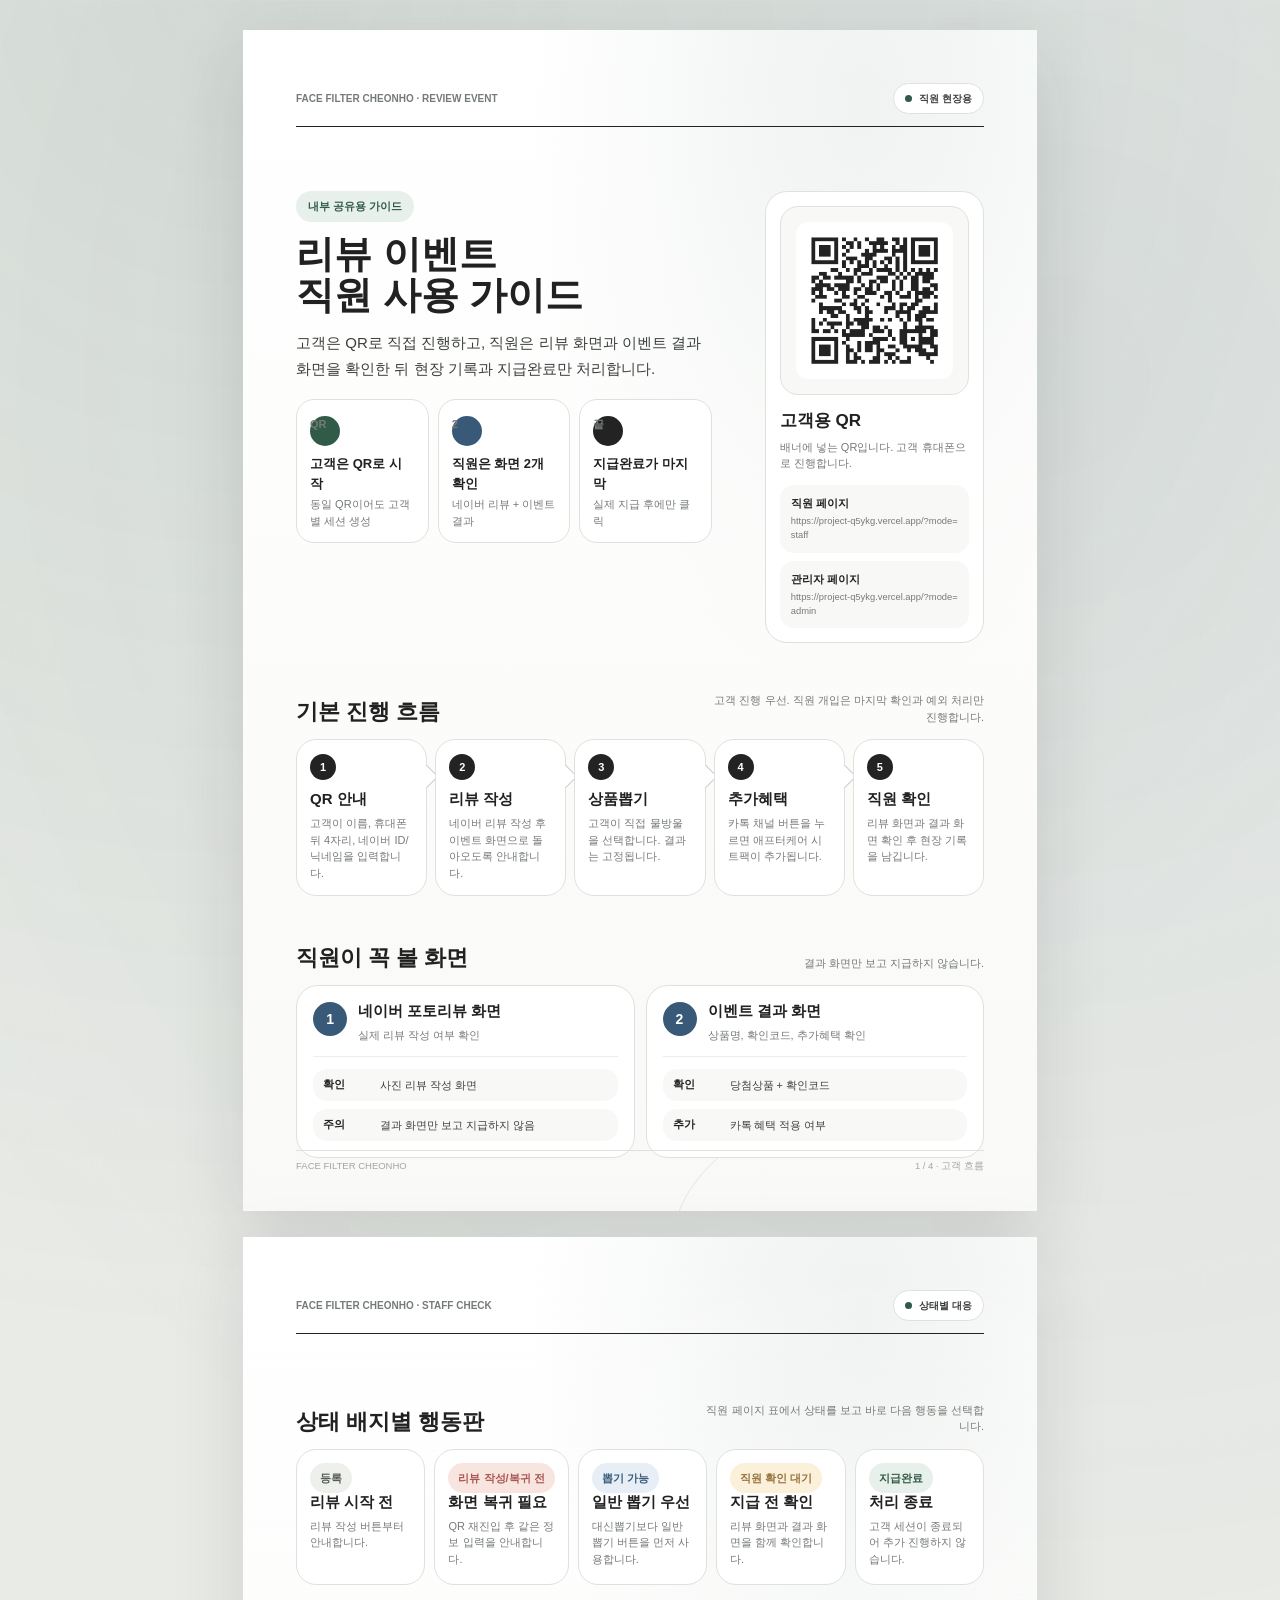
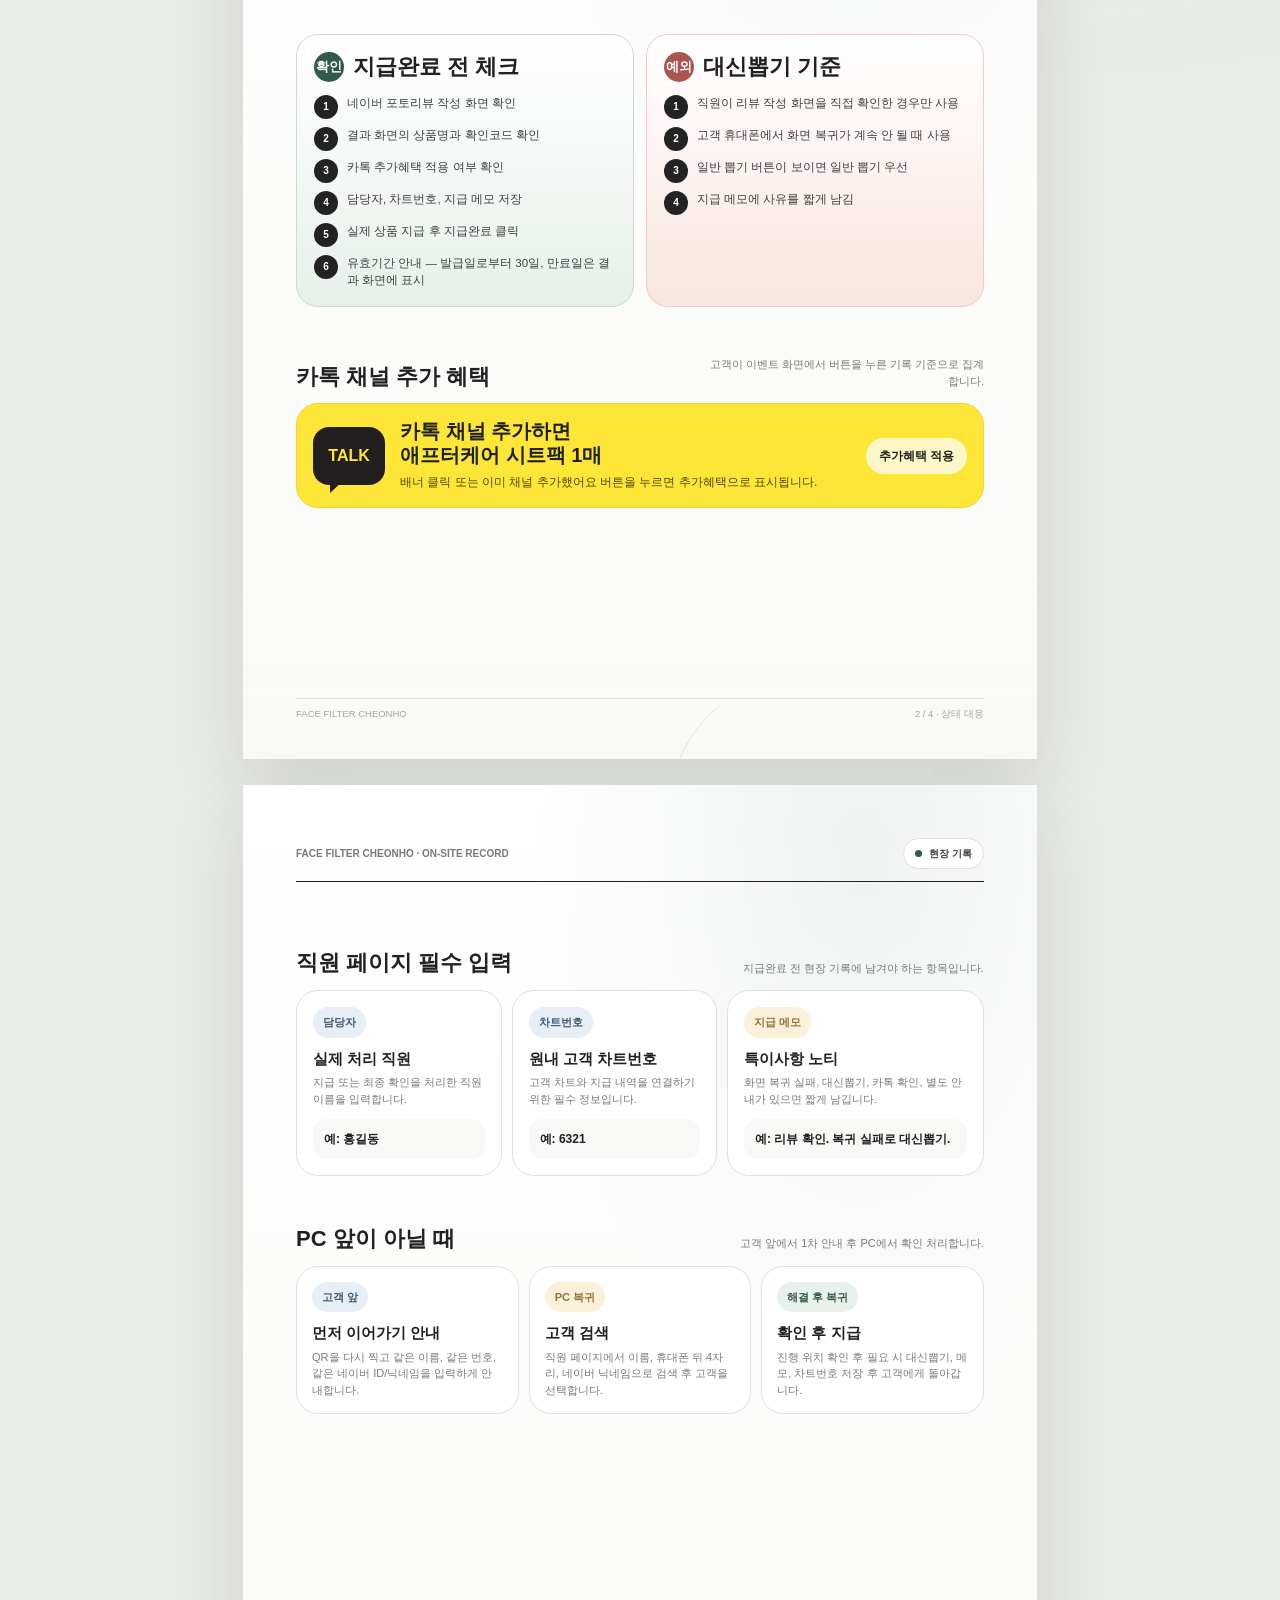
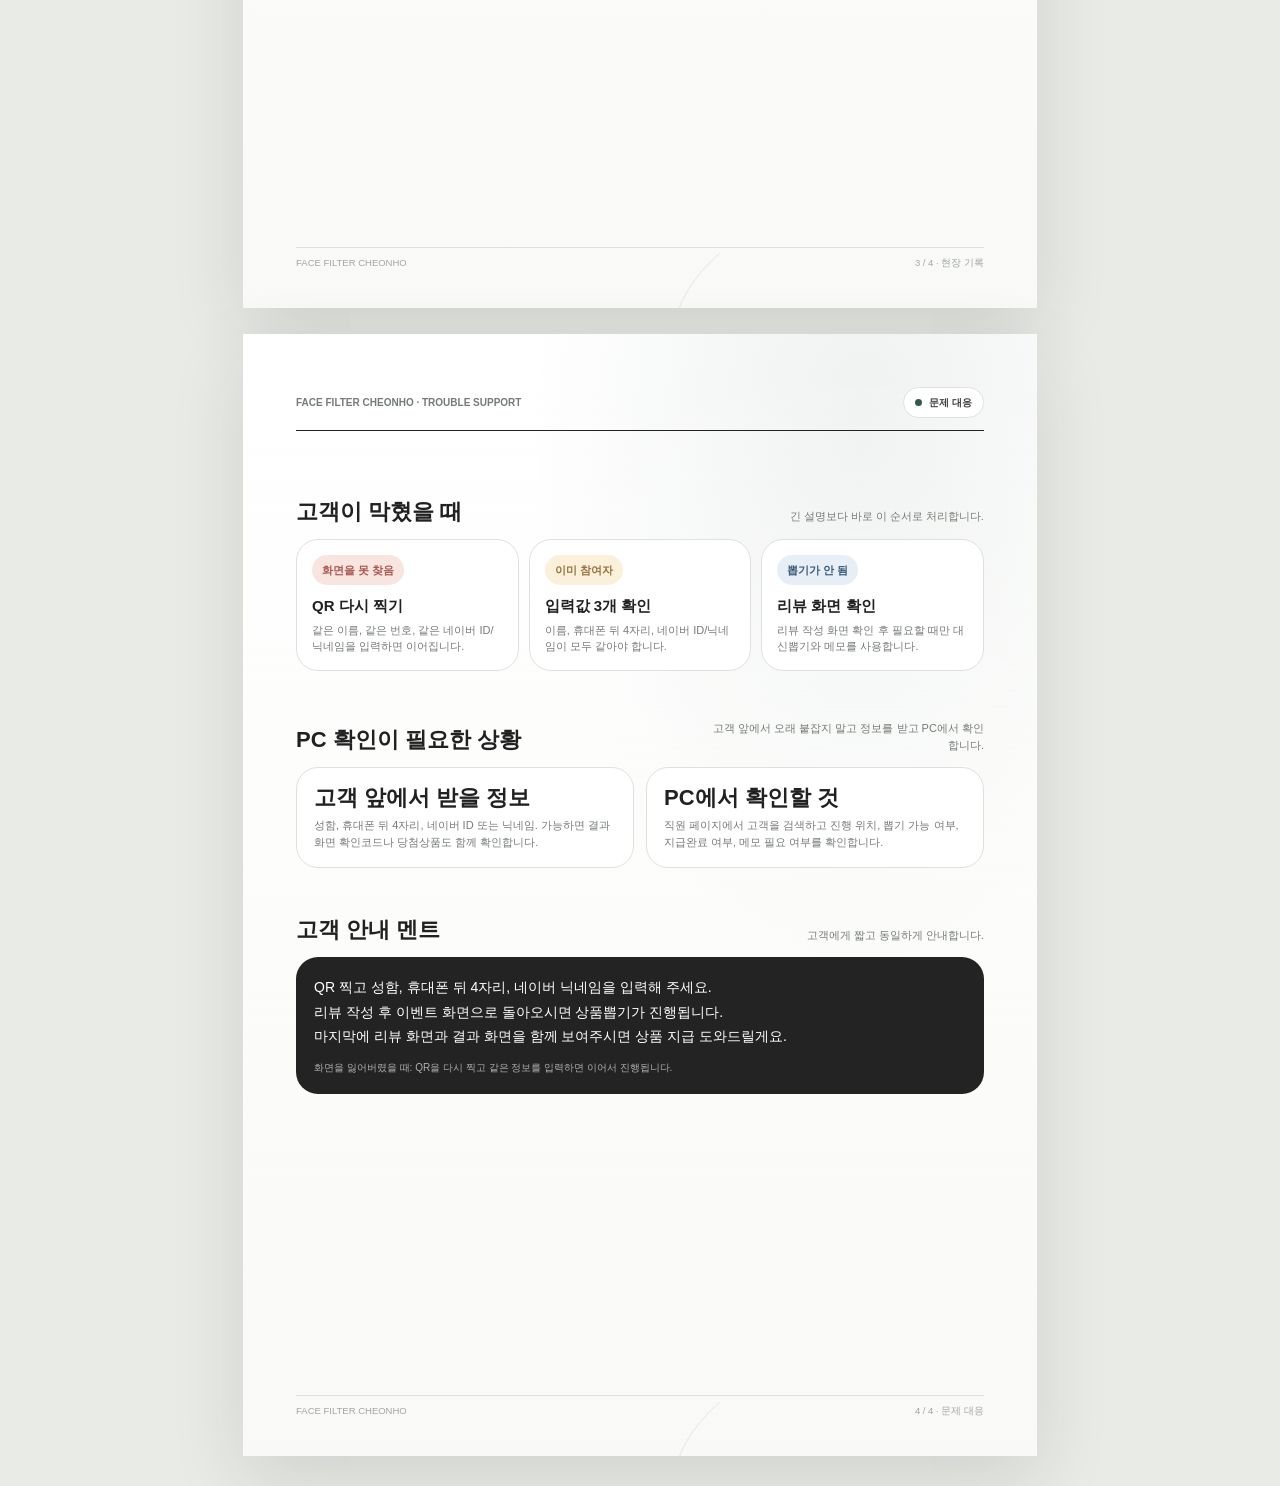
<file: STAFF_GUIDE_PRINT.html>
<!doctype html>
<html lang="ko">
<head>
  <meta charset="utf-8">
  <meta name="viewport" content="width=device-width, initial-scale=1">
  <title>페이스필터 천호점 리뷰 이벤트 직원 가이드</title>
  <style>
    @page {
      size: A4;
      margin: 0;
    }

    :root {
      color-scheme: light;
      --ink: #202120;
      --ink-2: #3c403d;
      --muted: #757b76;
      --quiet: #a1a7a2;
      --line: #dfe2dc;
      --paper: #ffffff;
      --ground: #f3f4f1;
      --panel: #f8f9f6;
      --black: #232323;
      --green: #315b49;
      --green-soft: #e8f0eb;
      --blue: #385a78;
      --blue-soft: #e7eef5;
      --amber: #96723b;
      --amber-soft: #fbf0da;
      --rose: #a95650;
      --rose-soft: #f8e5e0;
      --kakao: #fee638;
      --shadow: 0 24px 70px rgba(30, 32, 30, 0.12);
    }

    * {
      box-sizing: border-box;
    }

    html {
      background: #e9ebe7;
    }

    body {
      margin: 0;
      color: var(--ink);
      background:
        radial-gradient(circle at 18% 0%, rgba(49, 91, 73, 0.1), transparent 28%),
        radial-gradient(circle at 82% 8%, rgba(56, 90, 120, 0.08), transparent 30%),
        #e9ebe7;
      font-family: "Pretendard", "Apple SD Gothic Neo", "Malgun Gothic", Arial, sans-serif;
      font-size: 13px;
      line-height: 1.5;
      letter-spacing: 0;
      -webkit-font-smoothing: antialiased;
    }

    h1,
    h2,
    h3,
    p {
      margin: 0;
    }

    .deck {
      display: grid;
      gap: 26px;
      padding: 30px 0;
    }

    .page {
      position: relative;
      overflow: hidden;
      width: 210mm;
      min-height: 297mm;
      margin: 0 auto;
      padding: 14mm;
      background: var(--paper);
      box-shadow: var(--shadow);
    }

    .page::before {
      content: "";
      position: absolute;
      inset: 0;
      background:
        linear-gradient(180deg, rgba(255,255,255,0) 0%, rgba(248,249,246,0.86) 100%),
        radial-gradient(ellipse at 78% 7%, rgba(49,91,73,0.08), transparent 38%);
      pointer-events: none;
    }

    .page::after {
      content: "";
      position: absolute;
      right: -36mm;
      bottom: -43mm;
      width: 132mm;
      height: 76mm;
      border: 1px solid rgba(32, 33, 32, 0.08);
      border-top-color: transparent;
      border-radius: 50%;
      transform: rotate(-5deg);
      pointer-events: none;
    }

    .page > * {
      position: relative;
      z-index: 1;
    }

    .topbar {
      display: flex;
      justify-content: space-between;
      align-items: center;
      gap: 16px;
      padding-bottom: 12px;
      border-bottom: 1px solid var(--black);
    }

    .brand {
      color: var(--muted);
      font-size: 10px;
      font-weight: 900;
    }

    .label {
      display: inline-flex;
      align-items: center;
      gap: 7px;
      padding: 7px 11px;
      border: 1px solid var(--line);
      border-radius: 999px;
      background: #fff;
      color: var(--ink-2);
      font-size: 10px;
      font-weight: 900;
    }

    .label::before {
      content: "";
      width: 7px;
      height: 7px;
      border-radius: 999px;
      background: var(--green);
    }

    .hero {
      display: grid;
      grid-template-columns: 1fr 58mm;
      gap: 14mm;
      align-items: start;
      margin-top: 17mm;
    }

    .eyebrow {
      display: inline-flex;
      align-items: center;
      min-height: 30px;
      padding: 7px 12px;
      border-radius: 999px;
      background: var(--green-soft);
      color: var(--green);
      font-size: 11px;
      font-weight: 900;
    }

    h1 {
      margin-top: 12px;
      font-size: 38px;
      line-height: 1.08;
      font-weight: 900;
    }

    .lead {
      max-width: 122mm;
      margin-top: 14px;
      color: var(--ink-2);
      font-size: 15px;
      line-height: 1.72;
    }

    .key-message {
      display: grid;
      grid-template-columns: repeat(3, 1fr);
      gap: 9px;
      margin-top: 18px;
    }

    .key-card {
      min-height: 84px;
      padding: 13px;
      border: 1px solid var(--line);
      border-radius: 18px;
      background: #fff;
    }

    .key-card strong {
      display: block;
      margin-top: 8px;
      font-size: 13px;
    }

    .key-card span {
      display: block;
      margin-top: 3px;
      color: var(--muted);
      font-size: 11px;
    }

    .icon {
      display: inline-grid;
      width: 30px;
      height: 30px;
      place-items: center;
      border-radius: 999px;
      background: var(--black);
      color: #fff;
      font-size: 13px;
      font-weight: 900;
    }

    .icon.green {
      background: var(--green);
    }

    .icon.blue {
      background: var(--blue);
    }

    .icon.amber {
      background: var(--amber);
    }

    .icon.rose {
      background: var(--rose);
    }

    .qr-panel {
      padding: 14px;
      border: 1px solid var(--line);
      border-radius: 22px;
      background: #fff;
    }

    .qr-box {
      display: grid;
      place-items: center;
      aspect-ratio: 1;
      border: 1px solid var(--line);
      border-radius: 18px;
      background: var(--panel);
    }

    .qr-box img {
      width: 84%;
      height: 84%;
      object-fit: contain;
      border-radius: 12px;
    }

    .qr-panel h3 {
      margin-top: 13px;
      font-size: 17px;
    }

    .qr-panel p {
      margin-top: 5px;
      color: var(--muted);
      font-size: 11px;
    }

    .link-list {
      display: grid;
      gap: 8px;
      margin-top: 13px;
    }

    .link-card {
      padding: 10px 11px;
      border-radius: 14px;
      background: var(--panel);
    }

    .link-card strong {
      display: block;
      margin-bottom: 3px;
      font-size: 11px;
    }

    .link-card span {
      display: block;
      color: var(--muted);
      font-size: 9.4px;
      word-break: break-all;
    }

    .section {
      margin-top: 13mm;
    }

    .section-head {
      display: flex;
      align-items: end;
      justify-content: space-between;
      gap: 16px;
      margin-bottom: 14px;
    }

    h2 {
      font-size: 22px;
      line-height: 1.18;
      font-weight: 900;
    }

    .section-head p {
      max-width: 74mm;
      color: var(--muted);
      font-size: 11px;
      text-align: right;
    }

    .flow {
      display: grid;
      grid-template-columns: repeat(5, 1fr);
      gap: 8px;
    }

    .flow-card {
      position: relative;
      min-height: 128px;
      padding: 14px 13px;
      border: 1px solid var(--line);
      border-radius: 20px;
      background: #fff;
    }

    .flow-card:not(:last-child)::after {
      content: "";
      position: absolute;
      top: 28px;
      right: -9px;
      width: 16px;
      height: 16px;
      border-top: 1px solid #c9cec7;
      border-right: 1px solid #c9cec7;
      background: #fff;
      transform: rotate(45deg);
    }

    .step-num {
      display: inline-grid;
      width: 26px;
      height: 26px;
      place-items: center;
      margin-bottom: 10px;
      border-radius: 999px;
      background: var(--black);
      color: #fff;
      font-size: 11px;
      font-weight: 900;
    }

    .flow-card h3,
    .check-card h3,
    .status-card h3,
    .case-card h3,
    .field-card h3 {
      font-size: 15px;
      line-height: 1.25;
      font-weight: 900;
    }

    .flow-card p,
    .check-card p,
    .status-card p,
    .case-card p,
    .field-card p,
    .note-card p {
      margin-top: 6px;
      color: var(--muted);
      font-size: 11px;
    }

    .check-grid {
      display: grid;
      grid-template-columns: 1fr 1fr;
      gap: 11px;
    }

    .check-card {
      padding: 16px;
      border: 1px solid var(--line);
      border-radius: 22px;
      background: #fff;
    }

    .check-head {
      display: grid;
      grid-template-columns: 34px 1fr;
      gap: 11px;
      align-items: start;
      padding-bottom: 12px;
      border-bottom: 1px solid #eceee9;
    }

    .check-num {
      display: inline-grid;
      width: 34px;
      height: 34px;
      place-items: center;
      border-radius: 999px;
      background: var(--blue);
      color: #fff;
      font-size: 14px;
      font-weight: 900;
    }

    .check-list {
      display: grid;
      gap: 8px;
      margin-top: 12px;
    }

    .check-row {
      display: grid;
      grid-template-columns: 48px 1fr;
      gap: 9px;
      align-items: center;
      min-height: 32px;
      padding: 8px 10px;
      border-radius: 14px;
      background: var(--panel);
    }

    .check-row b {
      font-size: 10.5px;
      font-weight: 900;
    }

    .check-row span {
      color: var(--ink-2);
      font-size: 10.8px;
    }

    .status-grid {
      display: grid;
      grid-template-columns: repeat(5, 1fr);
      gap: 9px;
    }

    .status-card {
      min-height: 136px;
      padding: 13px;
      border: 1px solid var(--line);
      border-radius: 20px;
      background: #fff;
    }

    .badge {
      display: inline-flex;
      align-items: center;
      min-height: 30px;
      padding: 7px 10px;
      border-radius: 999px;
      font-size: 11px;
      font-weight: 900;
      white-space: nowrap;
    }

    .muted {
      background: #edf0eb;
      color: #555b56;
    }

    .green-soft {
      background: var(--green-soft);
      color: var(--green);
    }

    .blue-soft {
      background: var(--blue-soft);
      color: var(--blue);
    }

    .amber-soft {
      background: var(--amber-soft);
      color: var(--amber);
    }

    .rose-soft {
      background: var(--rose-soft);
      color: var(--rose);
    }

    .matrix {
      display: grid;
      grid-template-columns: 1fr 1fr;
      gap: 12px;
    }

    .note-card {
      padding: 17px;
      border: 1px solid var(--line);
      border-radius: 22px;
      background: #fff;
    }

    .note-card.good {
      border-color: #c9dccf;
      background: linear-gradient(180deg, #fff 0%, var(--green-soft) 100%);
    }

    .note-card.warn {
      border-color: #edcec6;
      background: linear-gradient(180deg, #fff 0%, var(--rose-soft) 100%);
    }

    .note-title {
      display: flex;
      gap: 9px;
      align-items: center;
      margin-bottom: 13px;
    }

    .task-list {
      display: grid;
      gap: 8px;
      margin: 0;
      padding: 0;
      list-style: none;
    }

    .task-list li {
      display: grid;
      grid-template-columns: 24px 1fr;
      gap: 9px;
      color: var(--ink-2);
      font-size: 11.5px;
    }

    .mark {
      display: inline-grid;
      width: 24px;
      height: 24px;
      place-items: center;
      border-radius: 999px;
      background: var(--black);
      color: #fff;
      font-size: 10px;
      font-weight: 900;
    }

    .kakao {
      display: grid;
      grid-template-columns: 72px 1fr auto;
      gap: 15px;
      align-items: center;
      padding: 16px;
      border: 1px solid #ebd42b;
      border-radius: 22px;
      background: var(--kakao);
    }

    .talk {
      display: grid;
      position: relative;
      width: 72px;
      height: 58px;
      place-items: center;
      border-radius: 16px;
      background: #231f20;
      color: var(--kakao);
      font-size: 16px;
      font-weight: 900;
    }

    .talk::after {
      content: "";
      position: absolute;
      left: 17px;
      bottom: -8px;
      border-top: 12px solid #231f20;
      border-right: 13px solid transparent;
    }

    .kakao strong {
      display: block;
      font-size: 20px;
      line-height: 1.17;
      font-weight: 900;
    }

    .kakao span {
      display: block;
      margin-top: 6px;
      color: #514707;
      font-size: 12px;
    }

    .kakao-pill {
      padding: 9px 13px;
      border-radius: 999px;
      background: rgba(255, 255, 255, 0.72);
      font-size: 12px;
      font-weight: 900;
      white-space: nowrap;
    }

    .input-grid {
      display: grid;
      grid-template-columns: 1fr 1fr 1.25fr;
      gap: 10px;
    }

    .field-card {
      min-height: 148px;
      padding: 16px;
      border: 1px solid var(--line);
      border-radius: 22px;
      background: #fff;
    }

    .field-card .badge {
      margin-bottom: 12px;
    }

    .example {
      margin-top: 12px;
      padding: 11px;
      border-radius: 14px;
      background: var(--panel);
      font-size: 12px;
      font-weight: 900;
    }

    .case-grid {
      display: grid;
      grid-template-columns: repeat(3, 1fr);
      gap: 10px;
    }

    .case-card {
      min-height: 132px;
      padding: 15px;
      border: 1px solid var(--line);
      border-radius: 22px;
      background: #fff;
    }

    .case-card h3 {
      margin-top: 12px;
    }

    .script {
      padding: 18px;
      border-radius: 22px;
      background: var(--black);
      color: #fff;
      font-size: 14px;
      line-height: 1.75;
    }

    .script small {
      display: block;
      margin-top: 10px;
      color: rgba(255, 255, 255, 0.64);
      font-size: 10px;
    }

    .footer {
      position: absolute;
      right: 14mm;
      bottom: 10mm;
      left: 14mm;
      display: flex;
      justify-content: space-between;
      gap: 16px;
      padding-top: 8px;
      border-top: 1px solid var(--line);
      color: var(--quiet);
      font-size: 9.5px;
    }

    @media print {
      html,
      body {
        background: #fff;
      }

      .deck {
        display: block;
        padding: 0;
      }

      .page {
        width: 210mm;
        min-height: 297mm;
        box-shadow: none;
        break-after: page;
      }

      .page:last-child {
        break-after: auto;
      }
    }

    @media (max-width: 900px) {
      .deck {
        padding: 0;
      }

      .page {
        width: 100%;
        min-height: auto;
        padding: 24px;
      }

      .hero,
      .key-message,
      .flow,
      .check-grid,
      .status-grid,
      .matrix,
      .input-grid,
      .case-grid {
        grid-template-columns: 1fr;
      }

      .flow-card::after {
        display: none;
      }

      .section-head {
        display: grid;
      }

      .section-head p {
        text-align: left;
      }

      .footer {
        position: static;
        margin-top: 28px;
      }
    }
  </style>
</head>
<body>
  <main class="deck">
    <section class="page">
      <header class="topbar">
        <p class="brand">FACE FILTER CHEONHO · REVIEW EVENT</p>
        <span class="label">직원 현장용</span>
      </header>

      <div class="hero">
        <div>
          <span class="eyebrow">내부 공유용 가이드</span>
          <h1>리뷰 이벤트<br>직원 사용 가이드</h1>
          <p class="lead">고객은 QR로 직접 진행하고, 직원은 리뷰 화면과 이벤트 결과 화면을 확인한 뒤 현장 기록과 지급완료만 처리합니다.</p>

          <div class="key-message">
            <article class="key-card">
              <span class="icon green">QR</span>
              <strong>고객은 QR로 시작</strong>
              <span>동일 QR이어도 고객별 세션 생성</span>
            </article>
            <article class="key-card">
              <span class="icon blue">2</span>
              <strong>직원은 화면 2개 확인</strong>
              <span>네이버 리뷰 + 이벤트 결과</span>
            </article>
            <article class="key-card">
              <span class="icon">끝</span>
              <strong>지급완료가 마지막</strong>
              <span>실제 지급 후에만 클릭</span>
            </article>
          </div>
        </div>

        <aside class="qr-panel">
          <div class="qr-box">
            <img src="facefilter-cheonho-customer-qr.png" alt="고객용 리뷰 이벤트 QR">
          </div>
          <h3>고객용 QR</h3>
          <p>배너에 넣는 QR입니다. 고객 휴대폰으로 진행합니다.</p>
          <div class="link-list">
            <div class="link-card">
              <strong>직원 페이지</strong>
              <span>https://project-q5ykg.vercel.app/?mode=staff</span>
            </div>
            <div class="link-card">
              <strong>관리자 페이지</strong>
              <span>https://project-q5ykg.vercel.app/?mode=admin</span>
            </div>
          </div>
        </aside>
      </div>

      <section class="section">
        <div class="section-head">
          <h2>기본 진행 흐름</h2>
          <p>고객 진행 우선. 직원 개입은 마지막 확인과 예외 처리만 진행합니다.</p>
        </div>
        <div class="flow">
          <article class="flow-card">
            <span class="step-num">1</span>
            <h3>QR 안내</h3>
            <p>고객이 이름, 휴대폰 뒤 4자리, 네이버 ID/닉네임을 입력합니다.</p>
          </article>
          <article class="flow-card">
            <span class="step-num">2</span>
            <h3>리뷰 작성</h3>
            <p>네이버 리뷰 작성 후 이벤트 화면으로 돌아오도록 안내합니다.</p>
          </article>
          <article class="flow-card">
            <span class="step-num">3</span>
            <h3>상품뽑기</h3>
            <p>고객이 직접 물방울을 선택합니다. 결과는 고정됩니다.</p>
          </article>
          <article class="flow-card">
            <span class="step-num">4</span>
            <h3>추가혜택</h3>
            <p>카톡 채널 버튼을 누르면 애프터케어 시트팩이 추가됩니다.</p>
          </article>
          <article class="flow-card">
            <span class="step-num">5</span>
            <h3>직원 확인</h3>
            <p>리뷰 화면과 결과 화면 확인 후 현장 기록을 남깁니다.</p>
          </article>
        </div>
      </section>

      <section class="section">
        <div class="section-head">
          <h2>직원이 꼭 볼 화면</h2>
          <p>결과 화면만 보고 지급하지 않습니다.</p>
        </div>
        <div class="check-grid">
          <article class="check-card">
            <div class="check-head">
              <span class="check-num">1</span>
              <div>
                <h3>네이버 포토리뷰 화면</h3>
                <p>실제 리뷰 작성 여부 확인</p>
              </div>
            </div>
            <div class="check-list">
              <div class="check-row"><b>확인</b><span>사진 리뷰 작성 화면</span></div>
              <div class="check-row"><b>주의</b><span>결과 화면만 보고 지급하지 않음</span></div>
            </div>
          </article>
          <article class="check-card">
            <div class="check-head">
              <span class="check-num">2</span>
              <div>
                <h3>이벤트 결과 화면</h3>
                <p>상품명, 확인코드, 추가혜택 확인</p>
              </div>
            </div>
            <div class="check-list">
              <div class="check-row"><b>확인</b><span>당첨상품 + 확인코드</span></div>
              <div class="check-row"><b>추가</b><span>카톡 혜택 적용 여부</span></div>
            </div>
          </article>
        </div>
      </section>

      <footer class="footer">
        <span>FACE FILTER CHEONHO</span>
        <span>1 / 4 · 고객 흐름</span>
      </footer>
    </section>

    <section class="page">
      <header class="topbar">
        <p class="brand">FACE FILTER CHEONHO · STAFF CHECK</p>
        <span class="label">상태별 대응</span>
      </header>

      <section class="section" style="margin-top: 18mm;">
        <div class="section-head">
          <h2>상태 배지별 행동판</h2>
          <p>직원 페이지 표에서 상태를 보고 바로 다음 행동을 선택합니다.</p>
        </div>
        <div class="status-grid">
          <article class="status-card">
            <span class="badge muted">등록</span>
            <h3>리뷰 시작 전</h3>
            <p>리뷰 작성 버튼부터 안내합니다.</p>
          </article>
          <article class="status-card">
            <span class="badge rose-soft">리뷰 작성/복귀 전</span>
            <h3>화면 복귀 필요</h3>
            <p>QR 재진입 후 같은 정보 입력을 안내합니다.</p>
          </article>
          <article class="status-card">
            <span class="badge blue-soft">뽑기 가능</span>
            <h3>일반 뽑기 우선</h3>
            <p>대신뽑기보다 일반 뽑기 버튼을 먼저 사용합니다.</p>
          </article>
          <article class="status-card">
            <span class="badge amber-soft">직원 확인 대기</span>
            <h3>지급 전 확인</h3>
            <p>리뷰 화면과 결과 화면을 함께 확인합니다.</p>
          </article>
          <article class="status-card">
            <span class="badge green-soft">지급완료</span>
            <h3>처리 종료</h3>
            <p>고객 세션이 종료되어 추가 진행하지 않습니다.</p>
          </article>
        </div>
      </section>

      <section class="section">
        <div class="matrix">
          <article class="note-card good">
            <div class="note-title">
              <span class="icon green">확인</span>
              <h2>지급완료 전 체크</h2>
            </div>
            <ul class="task-list">
              <li><span class="mark">1</span><span>네이버 포토리뷰 작성 화면 확인</span></li>
              <li><span class="mark">2</span><span>결과 화면의 상품명과 확인코드 확인</span></li>
              <li><span class="mark">3</span><span>카톡 추가혜택 적용 여부 확인</span></li>
              <li><span class="mark">4</span><span>담당자, 차트번호, 지급 메모 저장</span></li>
              <li><span class="mark">5</span><span>실제 상품 지급 후 지급완료 클릭</span></li>
              <li><span class="mark">6</span><span>유효기간 안내 — 발급일로부터 30일, 만료일은 결과 화면에 표시</span></li>
            </ul>
          </article>
          <article class="note-card warn">
            <div class="note-title">
              <span class="icon rose">예외</span>
              <h2>대신뽑기 기준</h2>
            </div>
            <ul class="task-list">
              <li><span class="mark">1</span><span>직원이 리뷰 작성 화면을 직접 확인한 경우만 사용</span></li>
              <li><span class="mark">2</span><span>고객 휴대폰에서 화면 복귀가 계속 안 될 때 사용</span></li>
              <li><span class="mark">3</span><span>일반 뽑기 버튼이 보이면 일반 뽑기 우선</span></li>
              <li><span class="mark">4</span><span>지급 메모에 사유를 짧게 남김</span></li>
            </ul>
          </article>
        </div>
      </section>

      <section class="section">
        <div class="section-head">
          <h2>카톡 채널 추가 혜택</h2>
          <p>고객이 이벤트 화면에서 버튼을 누른 기록 기준으로 집계합니다.</p>
        </div>
        <div class="kakao">
          <div class="talk">TALK</div>
          <div>
            <strong>카톡 채널 추가하면<br>애프터케어 시트팩 1매</strong>
            <span>배너 클릭 또는 이미 채널 추가했어요 버튼을 누르면 추가혜택으로 표시됩니다.</span>
          </div>
          <div class="kakao-pill">추가혜택 적용</div>
        </div>
      </section>

      <footer class="footer">
        <span>FACE FILTER CHEONHO</span>
        <span>2 / 4 · 상태 대응</span>
      </footer>
    </section>

    <section class="page">
      <header class="topbar">
        <p class="brand">FACE FILTER CHEONHO · ON-SITE RECORD</p>
        <span class="label">현장 기록</span>
      </header>

      <section class="section" style="margin-top: 18mm;">
        <div class="section-head">
          <h2>직원 페이지 필수 입력</h2>
          <p>지급완료 전 현장 기록에 남겨야 하는 항목입니다.</p>
        </div>
        <div class="input-grid">
          <article class="field-card">
            <span class="badge blue-soft">담당자</span>
            <h3>실제 처리 직원</h3>
            <p>지급 또는 최종 확인을 처리한 직원 이름을 입력합니다.</p>
            <div class="example">예: 홍길동</div>
          </article>
          <article class="field-card">
            <span class="badge blue-soft">차트번호</span>
            <h3>원내 고객 차트번호</h3>
            <p>고객 차트와 지급 내역을 연결하기 위한 필수 정보입니다.</p>
            <div class="example">예: 6321</div>
          </article>
          <article class="field-card">
            <span class="badge amber-soft">지급 메모</span>
            <h3>특이사항 노티</h3>
            <p>화면 복귀 실패, 대신뽑기, 카톡 확인, 별도 안내가 있으면 짧게 남깁니다.</p>
            <div class="example">예: 리뷰 확인. 복귀 실패로 대신뽑기.</div>
          </article>
        </div>
      </section>

      <section class="section">
        <div class="section-head">
          <h2>PC 앞이 아닐 때</h2>
          <p>고객 앞에서 1차 안내 후 PC에서 확인 처리합니다.</p>
        </div>
        <div class="case-grid">
          <article class="case-card">
            <span class="badge blue-soft">고객 앞</span>
            <h3>먼저 이어가기 안내</h3>
            <p>QR을 다시 찍고 같은 이름, 같은 번호, 같은 네이버 ID/닉네임을 입력하게 안내합니다.</p>
          </article>
          <article class="case-card">
            <span class="badge amber-soft">PC 복귀</span>
            <h3>고객 검색</h3>
            <p>직원 페이지에서 이름, 휴대폰 뒤 4자리, 네이버 닉네임으로 검색 후 고객을 선택합니다.</p>
          </article>
          <article class="case-card">
            <span class="badge green-soft">해결 후 복귀</span>
            <h3>확인 후 지급</h3>
            <p>진행 위치 확인 후 필요 시 대신뽑기, 메모, 차트번호 저장 후 고객에게 돌아갑니다.</p>
          </article>
        </div>
      </section>

      <footer class="footer">
        <span>FACE FILTER CHEONHO</span>
        <span>3 / 4 · 현장 기록</span>
      </footer>
    </section>

    <section class="page">
      <header class="topbar">
        <p class="brand">FACE FILTER CHEONHO · TROUBLE SUPPORT</p>
        <span class="label">문제 대응</span>
      </header>

      <section class="section" style="margin-top: 18mm;">
        <div class="section-head">
          <h2>고객이 막혔을 때</h2>
          <p>긴 설명보다 바로 이 순서로 처리합니다.</p>
        </div>
        <div class="case-grid">
          <article class="case-card">
            <span class="badge rose-soft">화면을 못 찾음</span>
            <h3>QR 다시 찍기</h3>
            <p>같은 이름, 같은 번호, 같은 네이버 ID/닉네임을 입력하면 이어집니다.</p>
          </article>
          <article class="case-card">
            <span class="badge amber-soft">이미 참여자</span>
            <h3>입력값 3개 확인</h3>
            <p>이름, 휴대폰 뒤 4자리, 네이버 ID/닉네임이 모두 같아야 합니다.</p>
          </article>
          <article class="case-card">
            <span class="badge blue-soft">뽑기가 안 됨</span>
            <h3>리뷰 화면 확인</h3>
            <p>리뷰 작성 화면 확인 후 필요할 때만 대신뽑기와 메모를 사용합니다.</p>
          </article>
        </div>
      </section>

      <section class="section">
        <div class="section-head">
          <h2>PC 확인이 필요한 상황</h2>
          <p>고객 앞에서 오래 붙잡지 말고 정보를 받고 PC에서 확인합니다.</p>
        </div>
        <div class="matrix">
          <article class="note-card">
            <h2>고객 앞에서 받을 정보</h2>
            <p>성함, 휴대폰 뒤 4자리, 네이버 ID 또는 닉네임. 가능하면 결과 화면 확인코드나 당첨상품도 함께 확인합니다.</p>
          </article>
          <article class="note-card">
            <h2>PC에서 확인할 것</h2>
            <p>직원 페이지에서 고객을 검색하고 진행 위치, 뽑기 가능 여부, 지급완료 여부, 메모 필요 여부를 확인합니다.</p>
          </article>
        </div>
      </section>

      <section class="section">
        <div class="section-head">
          <h2>고객 안내 멘트</h2>
          <p>고객에게 짧고 동일하게 안내합니다.</p>
        </div>
        <div class="script">
          QR 찍고 성함, 휴대폰 뒤 4자리, 네이버 닉네임을 입력해 주세요.<br>
          리뷰 작성 후 이벤트 화면으로 돌아오시면 상품뽑기가 진행됩니다.<br>
          마지막에 리뷰 화면과 결과 화면을 함께 보여주시면 상품 지급 도와드릴게요.
          <small>화면을 잃어버렸을 때: QR을 다시 찍고 같은 정보를 입력하면 이어서 진행됩니다.</small>
        </div>
      </section>

      <footer class="footer">
        <span>FACE FILTER CHEONHO</span>
        <span>4 / 4 · 문제 대응</span>
      </footer>
    </section>
  </main>
</body>
</html>
</file>
